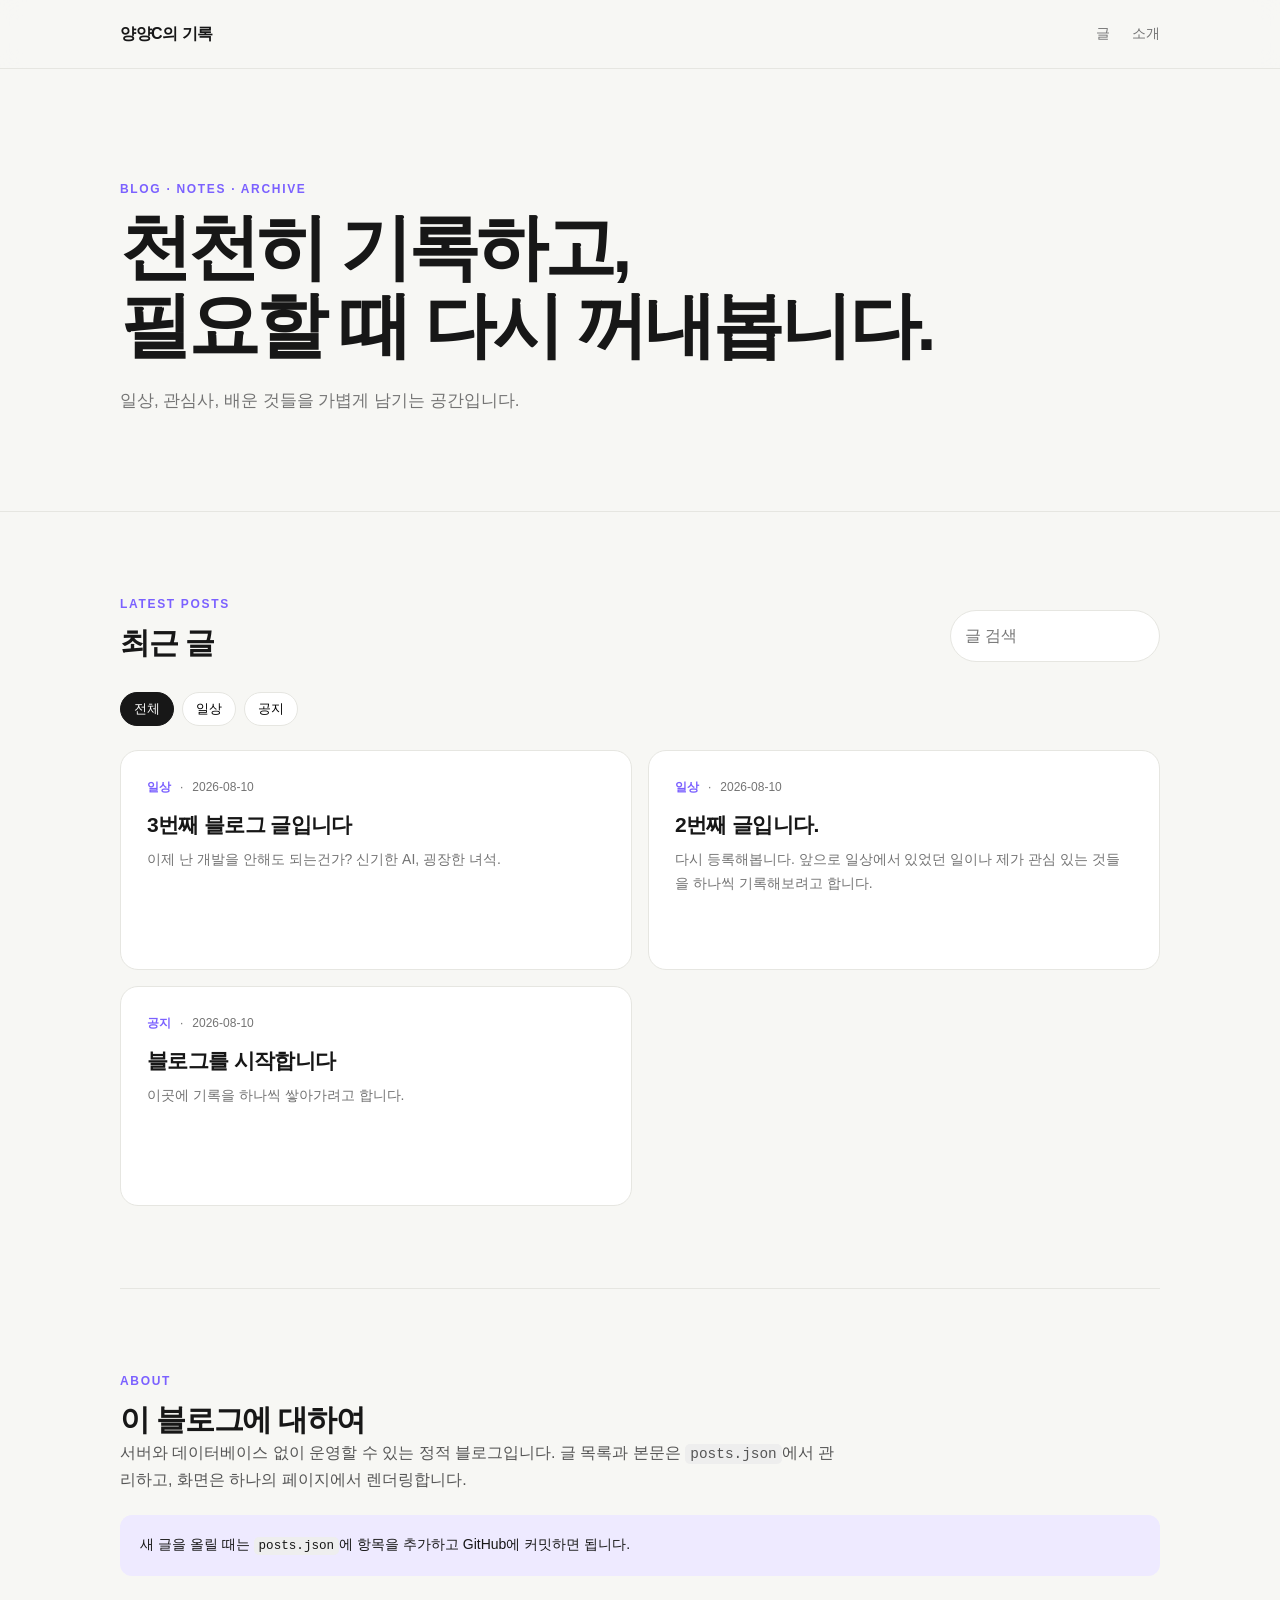
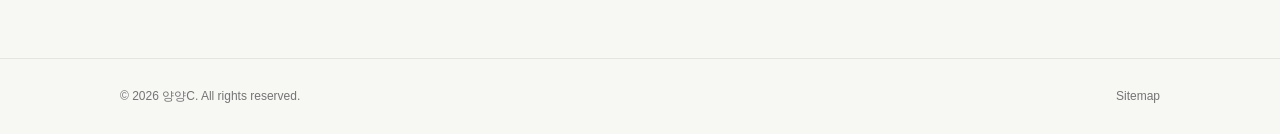
<file: index.html>
<!doctype html>
<html lang="ko">
<head>
  <meta charset="utf-8">
  <meta name="viewport" content="width=device-width, initial-scale=1">
  <meta name="robots" content="index,follow">
  <meta name="description" content="양양C의 기록과 생각을 정리하는 정적 블로그입니다.">
  <meta name="author" content="양양C">
  <!-- 네이버 서치어드바이저 소유확인 후 아래 content 값을 발급받은 코드로 교체하세요.
  <meta name="naver-site-verification" content="YOUR_NAVER_SITE_VERIFICATION_CODE">
  -->
  <link rel="canonical" href="https://mrsyang13-star.github.io/mrsyangBlog/">
  <link rel="icon" href="data:image/svg+xml,%3Csvg xmlns='http://www.w3.org/2000/svg' viewBox='0 0 64 64'%3E%3Crect width='64' height='64' rx='16' fill='%23111111'/%3E%3Cpath d='M18 17h8l20 23V17h8v30h-8L26 24v23h-8z' fill='white'/%3E%3C/svg%3E">
  <title>양양C의 기록</title>
  <link rel="stylesheet" href="styles.css">
  <script type="application/ld+json">
  {
    "@context":"https://schema.org",
    "@type":"Blog",
    "name":"양양C의 기록",
    "description":"양양C의 기록과 생각을 정리하는 정적 블로그입니다.",
    "url":"https://mrsyang13-star.github.io/mrsyangBlog/",
    "author":{"@type":"Person","name":"양양C"}
  }
  </script>
</head>
<body>
  <header class="site-header">
    <div class="container header-inner">
      <a class="brand" href="./" aria-label="양양C의 기록 홈">양양C의 기록</a>
      <nav aria-label="주요 메뉴">
        <a href="#posts">글</a>
        <a href="#about">소개</a>
      </nav>
    </div>
  </header>

  <main>
    <section class="hero">
      <div class="container">
        <p class="eyebrow">BLOG · NOTES · ARCHIVE</p>
        <h1>천천히 기록하고,<br>필요할 때 다시 꺼내봅니다.</h1>
        <p class="hero-copy">일상, 관심사, 배운 것들을 가볍게 남기는 공간입니다.</p>
      </div>
    </section>

    <section id="posts" class="section container" aria-labelledby="posts-title">
      <div class="section-heading">
        <div>
          <p class="eyebrow">LATEST POSTS</p>
          <h2 id="posts-title">최근 글</h2>
        </div>
        <label class="search-box">
          <span class="sr-only">글 검색</span>
          <input id="search" type="search" placeholder="글 검색" autocomplete="off">
        </label>
      </div>
      <div id="categories" class="categories" aria-label="카테고리"></div>
      <div id="post-list" class="post-list" aria-live="polite"></div>
      <p id="empty" class="empty" hidden>조건에 맞는 글이 없습니다.</p>
    </section>

    <section id="about" class="section about container" aria-labelledby="about-title">
      <p class="eyebrow">ABOUT</p>
      <h2 id="about-title">이 블로그에 대하여</h2>
      <p>서버와 데이터베이스 없이 운영할 수 있는 정적 블로그입니다. 글 목록과 본문은 <code>posts.json</code>에서 관리하고, 화면은 하나의 페이지에서 렌더링합니다.</p>
      <div class="notice">새 글을 올릴 때는 <code>posts.json</code>에 항목을 추가하고 GitHub에 커밋하면 됩니다.</div>
    </section>
  </main>

  <footer class="site-footer">
    <div class="container footer-inner">
      <span>© <span id="year"></span> 양양C. All rights reserved.</span>
      <a href="sitemap.xml">Sitemap</a>
    </div>
  </footer>

  <script src="script.js" defer></script>
</body>
</html>
</file>
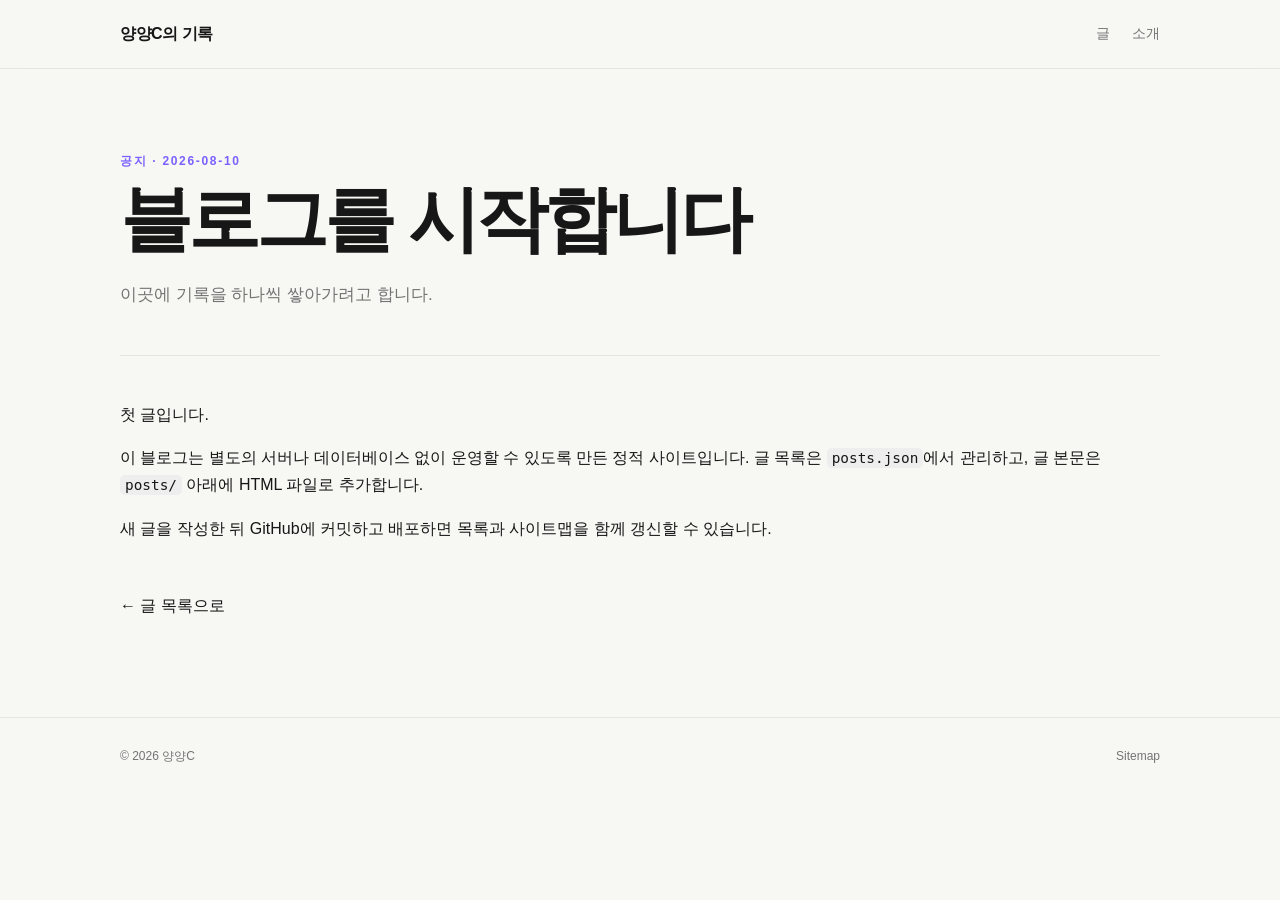
<file: posts/hello-blog.html>
<!doctype html>
<html lang="ko">
<head>
  <meta charset="utf-8">
  <meta name="viewport" content="width=device-width, initial-scale=1">
  <meta name="robots" content="index,follow">
  <meta name="description" content="양양C의 기록 블로그를 시작하며.">
  <link rel="canonical" href="https://mrsyang13-star.github.io/mrsyangBlog/posts/hello-blog.html">
  <title>블로그를 시작합니다 · 양양C의 기록</title>
  <link rel="stylesheet" href="../styles.css">
</head>
<body>
  <header class="site-header">
    <div class="container header-inner">
      <a class="brand" href="../">양양C의 기록</a>
      <nav aria-label="주요 메뉴"><a href="../#posts">글</a><a href="../#about">소개</a></nav>
    </div>
  </header>
  <main class="container section">
    <article>
      <p class="eyebrow">공지 · 2026-08-10</p>
      <h1>블로그를 시작합니다</h1>
      <p class="hero-copy">이곳에 기록을 하나씩 쌓아가려고 합니다.</p>
      <hr style="border:0;border-top:1px solid var(--line);margin:45px 0">
      <p>첫 글입니다.</p>
      <p>이 블로그는 별도의 서버나 데이터베이스 없이 운영할 수 있도록 만든 정적 사이트입니다. 글 목록은 <code>posts.json</code>에서 관리하고, 글 본문은 <code>posts/</code> 아래에 HTML 파일로 추가합니다.</p>
      <p>새 글을 작성한 뒤 GitHub에 커밋하고 배포하면 목록과 사이트맵을 함께 갱신할 수 있습니다.</p>
    </article>
    <p style="margin-top:50px"><a href="../#posts">← 글 목록으로</a></p>
  </main>
  <footer class="site-footer"><div class="container footer-inner"><span>© 2026 양양C</span><a href="../sitemap.xml">Sitemap</a></div></footer>
</body>
</html>
</file>
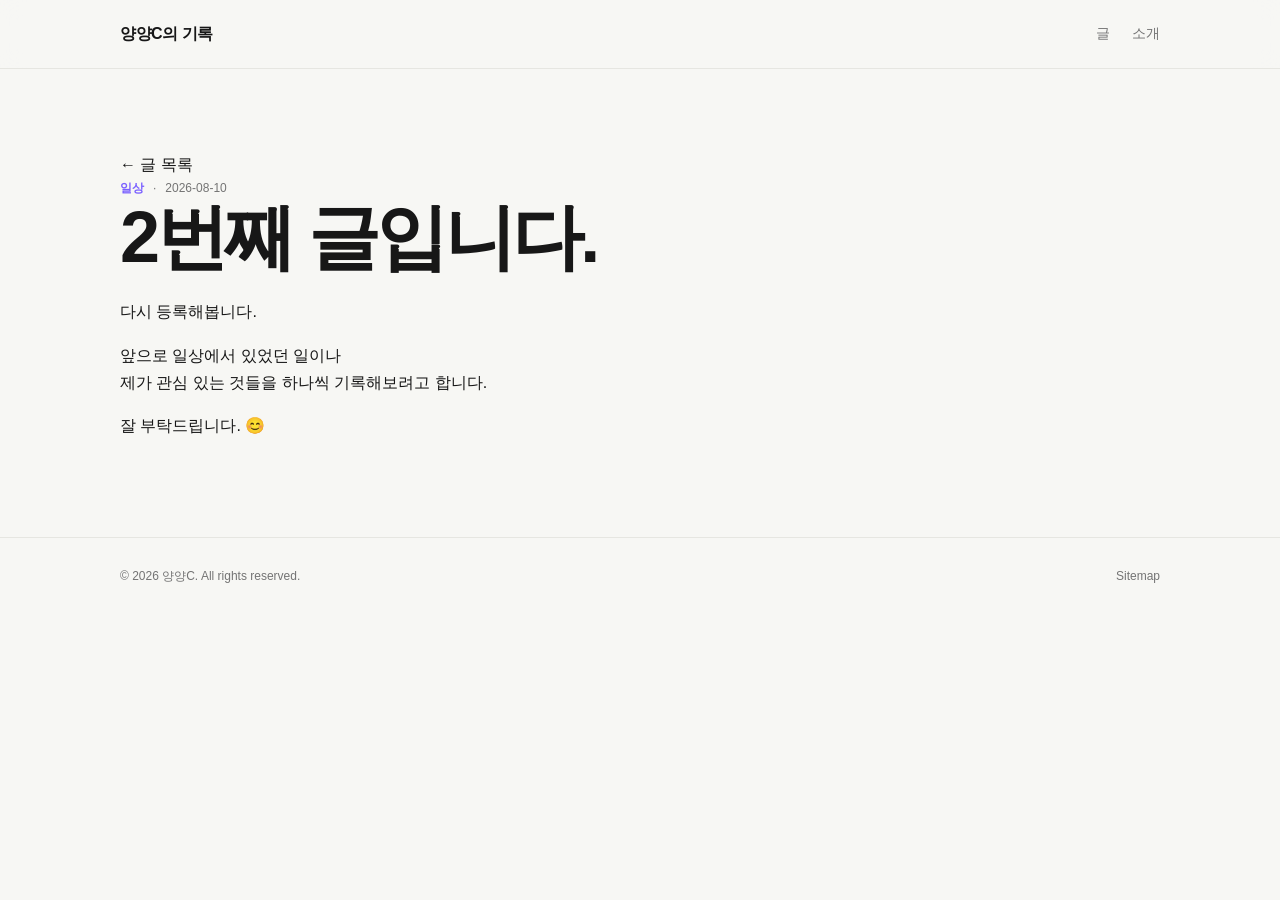
<file: posts/second-post.html>
<!doctype html>
<html lang="ko">
<head>
  <meta charset="utf-8">
  <meta name="viewport" content="width=device-width, initial-scale=1">
  <meta name="robots" content="index,follow">
  <meta name="description" content="다시 등록해봅니다. 앞으로 일상에서 있었던 일이나 제가 관심 있는 것들을 하나씩 기록해보려고 합니다.">
  <link rel="canonical" href="https://mrsyang13-star.github.io/mrsyangBlog/posts/second-post.html">
  <title>2번째 글입니다 · 양양C의 기록</title>
  <link rel="stylesheet" href="../styles.css">
</head>
<body>
  <header class="site-header">
    <div class="container header-inner">
      <a class="brand" href="../">양양C의 기록</a>
      <nav aria-label="주요 메뉴"><a href="../#posts">글</a><a href="../#about">소개</a></nav>
    </div>
  </header>
  <main class="section container article">
    <a class="back-link" href="../#posts">← 글 목록</a>
    <div class="post-meta"><span class="post-tag">일상</span><span>·</span><time datetime="2026-08-10">2026-08-10</time></div>
    <h1>2번째 글입니다.</h1>
    <div class="article-body">
      <p>다시 등록해봅니다.</p>
      <p>앞으로 일상에서 있었던 일이나<br>제가 관심 있는 것들을 하나씩 기록해보려고 합니다.</p>
      <p>잘 부탁드립니다. 😊</p>
    </div>
  </main>
  <footer class="site-footer"><div class="container footer-inner"><span>© 2026 양양C. All rights reserved.</span><a href="../sitemap.xml">Sitemap</a></div></footer>
</body>
</html>
</file>
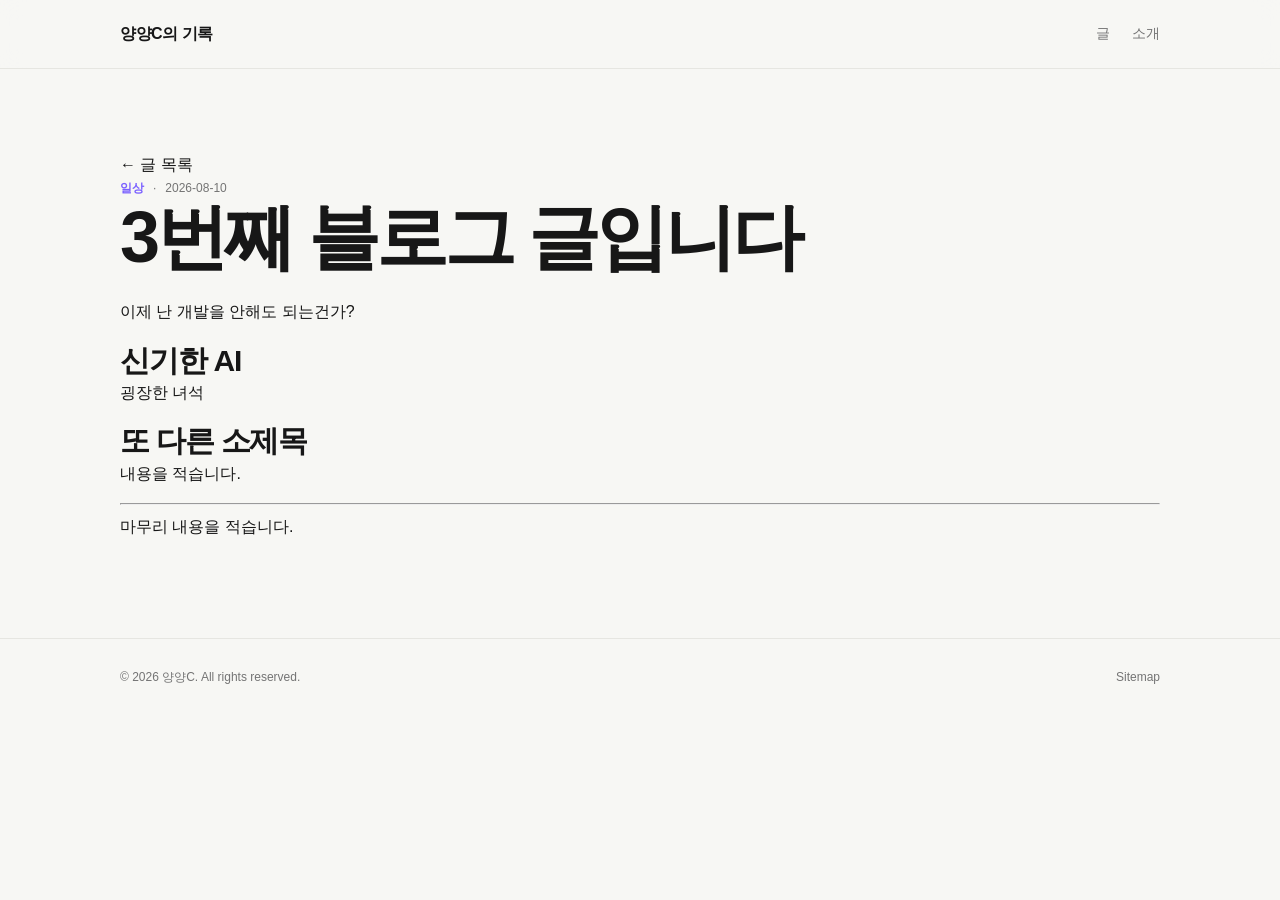
<file: posts/third-post.html>
<!doctype html>
<html lang="ko">
<head>
  <meta charset="utf-8">
  <meta name="viewport" content="width=device-width, initial-scale=1">
  <meta name="robots" content="index,follow">
  <meta name="description" content="이제 난 개발을 안해도 되는건가? 신기한 AI에 대한 세 번째 블로그 기록입니다.">
  <link rel="canonical" href="https://mrsyang13-star.github.io/mrsyangBlog/posts/third-post.html">
  <title>3번째 블로그 글입니다 · 양양C의 기록</title>
  <link rel="stylesheet" href="../styles.css">
</head>
<body>
  <header class="site-header">
    <div class="container header-inner">
      <a class="brand" href="../">양양C의 기록</a>
      <nav aria-label="주요 메뉴"><a href="../#posts">글</a><a href="../#about">소개</a></nav>
    </div>
  </header>
  <main class="section container article">
    <a class="back-link" href="../#posts">← 글 목록</a>
    <div class="post-meta"><span class="post-tag">일상</span><span>·</span><time datetime="2026-08-10">2026-08-10</time></div>
    <h1>3번째 블로그 글입니다</h1>
    <div class="article-body">
      <p>이제 난 개발을 안해도 되는건가?</p>
      <h2>신기한 AI</h2>
      <p>굉장한 녀석</p>
      <h2>또 다른 소제목</h2>
      <p>내용을 적습니다.</p>
      <hr>
      <p>마무리 내용을 적습니다.</p>
    </div>
  </main>
  <footer class="site-footer"><div class="container footer-inner"><span>© 2026 양양C. All rights reserved.</span><a href="../sitemap.xml">Sitemap</a></div></footer>
</body>
</html>
</file>
<file: styles.css>
:root {
  --bg: #f7f7f4;
  --surface: #fff;
  --text: #171717;
  --muted: #747474;
  --line: #e6e6e1;
  --accent: #7b61ff;
  --accent-soft: #eeeaff;
  --max: 1040px;
}

* { box-sizing: border-box; }
html { scroll-behavior: smooth; }
body { margin: 0; background: var(--bg); color: var(--text); font-family: Pretendard, -apple-system, BlinkMacSystemFont, "Segoe UI", sans-serif; line-height: 1.7; }
a { color: inherit; text-decoration: none; }
.container { width: min(calc(100% - 40px), var(--max)); margin: 0 auto; }
.site-header { position: sticky; top: 0; z-index: 10; background: color-mix(in srgb, var(--bg) 90%, transparent); backdrop-filter: blur(12px); border-bottom: 1px solid var(--line); }
.header-inner { height: 68px; display: flex; align-items: center; justify-content: space-between; }
.brand { font-weight: 800; letter-spacing: -.03em; }
nav { display: flex; gap: 22px; color: var(--muted); font-size: 14px; }
nav a:hover, .footer-inner a:hover { color: var(--text); }
.hero { padding: 110px 0 95px; border-bottom: 1px solid var(--line); }
.eyebrow { margin: 0 0 10px; color: var(--accent); font-size: 12px; font-weight: 800; letter-spacing: .14em; }
h1, h2, p { margin-top: 0; }
h1 { margin-bottom: 22px; font-size: clamp(40px, 7vw, 72px); line-height: 1.08; letter-spacing: -.055em; }
h2 { margin-bottom: 0; font-size: 30px; line-height: 1.25; letter-spacing: -.04em; }
.hero-copy { max-width: 620px; margin-bottom: 0; color: var(--muted); font-size: 17px; }
.section { padding: 82px 0; }
.section-heading { display: flex; justify-content: space-between; align-items: end; gap: 24px; margin-bottom: 30px; }
.search-box input { width: 210px; padding: 11px 14px; border: 1px solid var(--line); border-radius: 999px; background: var(--surface); outline: none; font: inherit; }
.search-box input:focus { border-color: var(--accent); box-shadow: 0 0 0 3px var(--accent-soft); }
.categories { display: flex; flex-wrap: wrap; gap: 8px; margin-bottom: 24px; }
.category { border: 1px solid var(--line); background: var(--surface); border-radius: 999px; padding: 7px 13px; font-size: 13px; cursor: pointer; }
.category.active, .category:hover { background: var(--text); color: white; border-color: var(--text); }
.post-list { display: grid; grid-template-columns: repeat(2, minmax(0, 1fr)); gap: 16px; }
.post-card { display: block; min-height: 220px; padding: 26px; background: var(--surface); border: 1px solid var(--line); border-radius: 18px; transition: transform .2s ease, box-shadow .2s ease; }
.post-card:hover { transform: translateY(-3px); box-shadow: 0 12px 30px rgba(0,0,0,.06); }
.post-meta { display: flex; gap: 9px; align-items: center; color: var(--muted); font-size: 12px; }
.post-tag { color: var(--accent); font-weight: 700; }
.post-card h3 { margin: 14px 0 9px; font-size: 21px; line-height: 1.35; letter-spacing: -.03em; }
.post-card p { margin-bottom: 0; color: var(--muted); font-size: 14px; }
.empty { padding: 50px 0; color: var(--muted); text-align: center; }
.about { border-top: 1px solid var(--line); max-width: var(--max); }
.about p:not(.eyebrow) { max-width: 720px; color: #555; }
.notice { margin-top: 22px; padding: 18px 20px; border-radius: 12px; background: var(--accent-soft); font-size: 14px; }
code { padding: 2px 5px; border-radius: 5px; background: #eee; font-family: ui-monospace, SFMono-Regular, Menlo, monospace; font-size: .9em; }
.site-footer { border-top: 1px solid var(--line); }
.footer-inner { min-height: 76px; display: flex; justify-content: space-between; align-items: center; color: var(--muted); font-size: 12px; }
.sr-only { position: absolute; width: 1px; height: 1px; padding: 0; margin: -1px; overflow: hidden; clip: rect(0,0,0,0); white-space: nowrap; border: 0; }
@media (max-width: 700px) {
  .container { width: min(calc(100% - 28px), var(--max)); }
  .hero { padding: 76px 0 68px; }
  .section { padding: 60px 0; }
  .section-heading { align-items: flex-start; flex-direction: column; }
  .search-box, .search-box input { width: 100%; }
  .post-list { grid-template-columns: 1fr; }
  .post-card { min-height: 0; }
}
</file>
